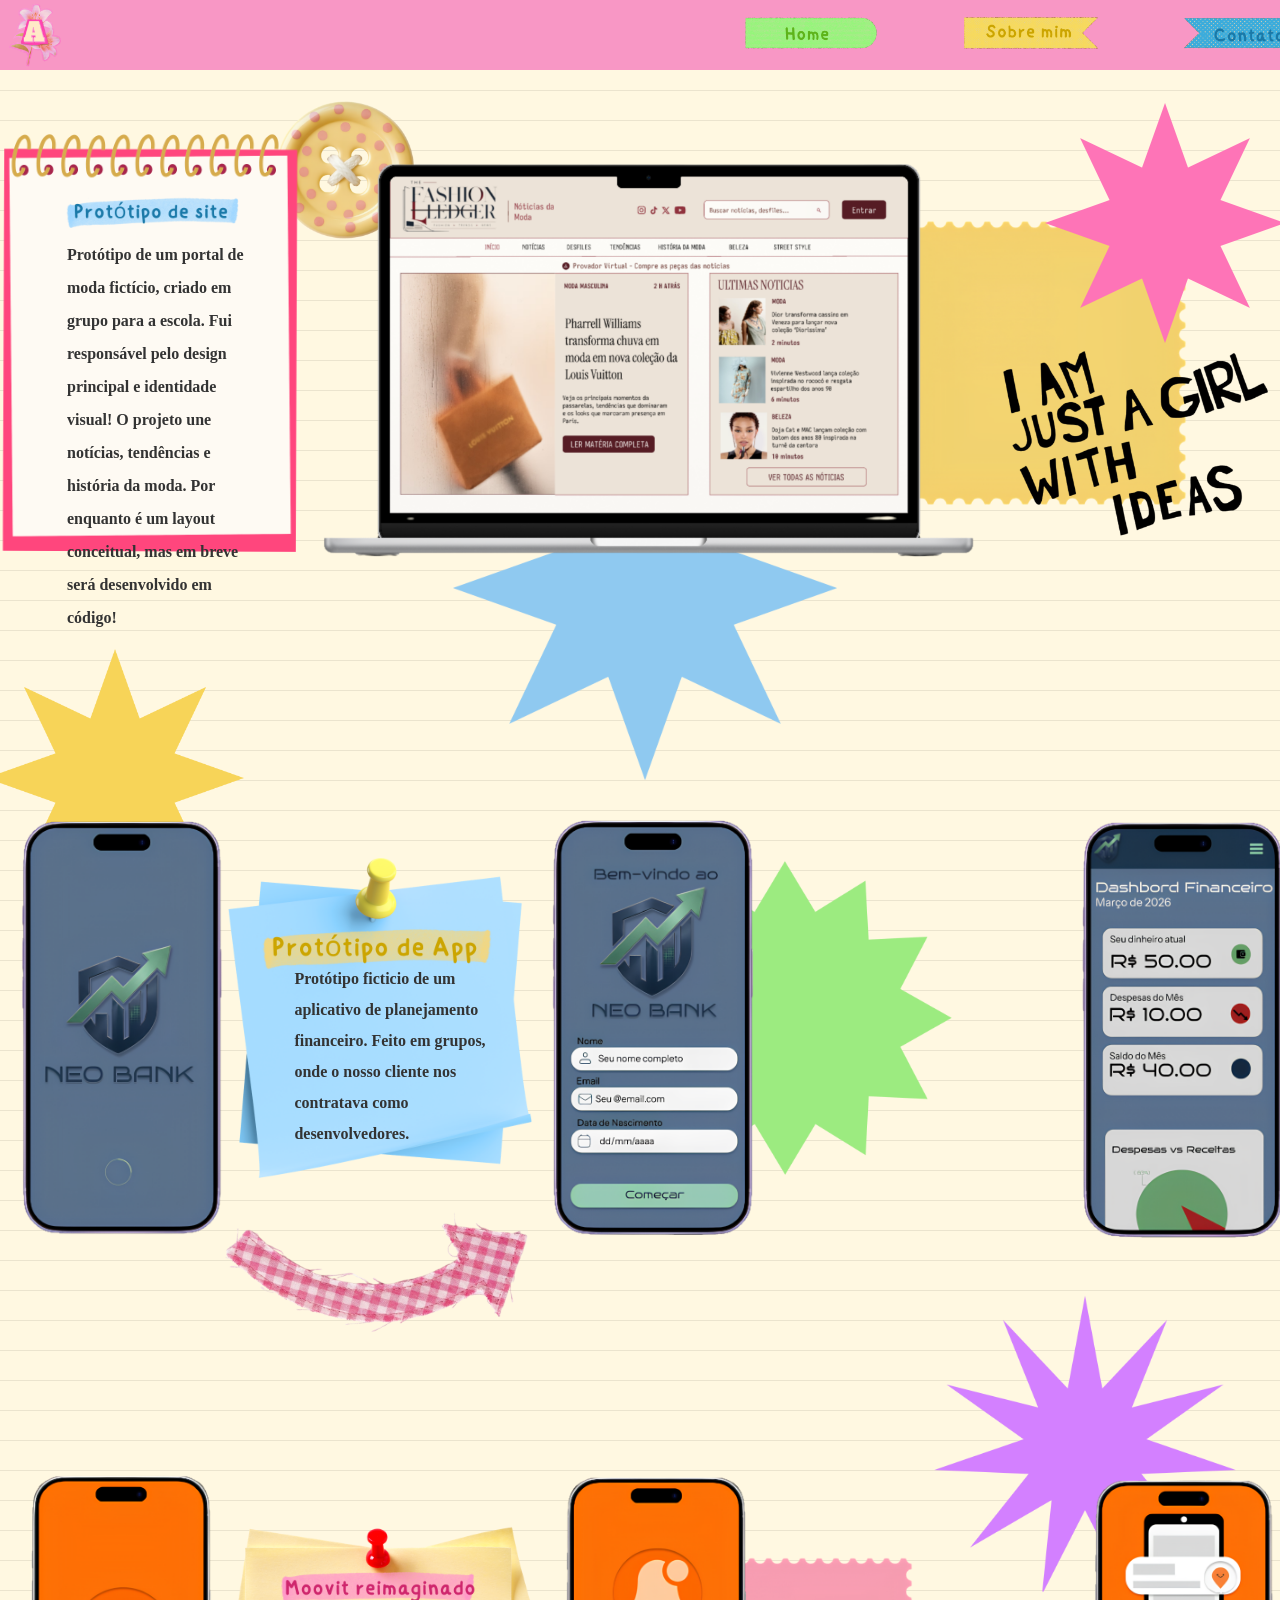
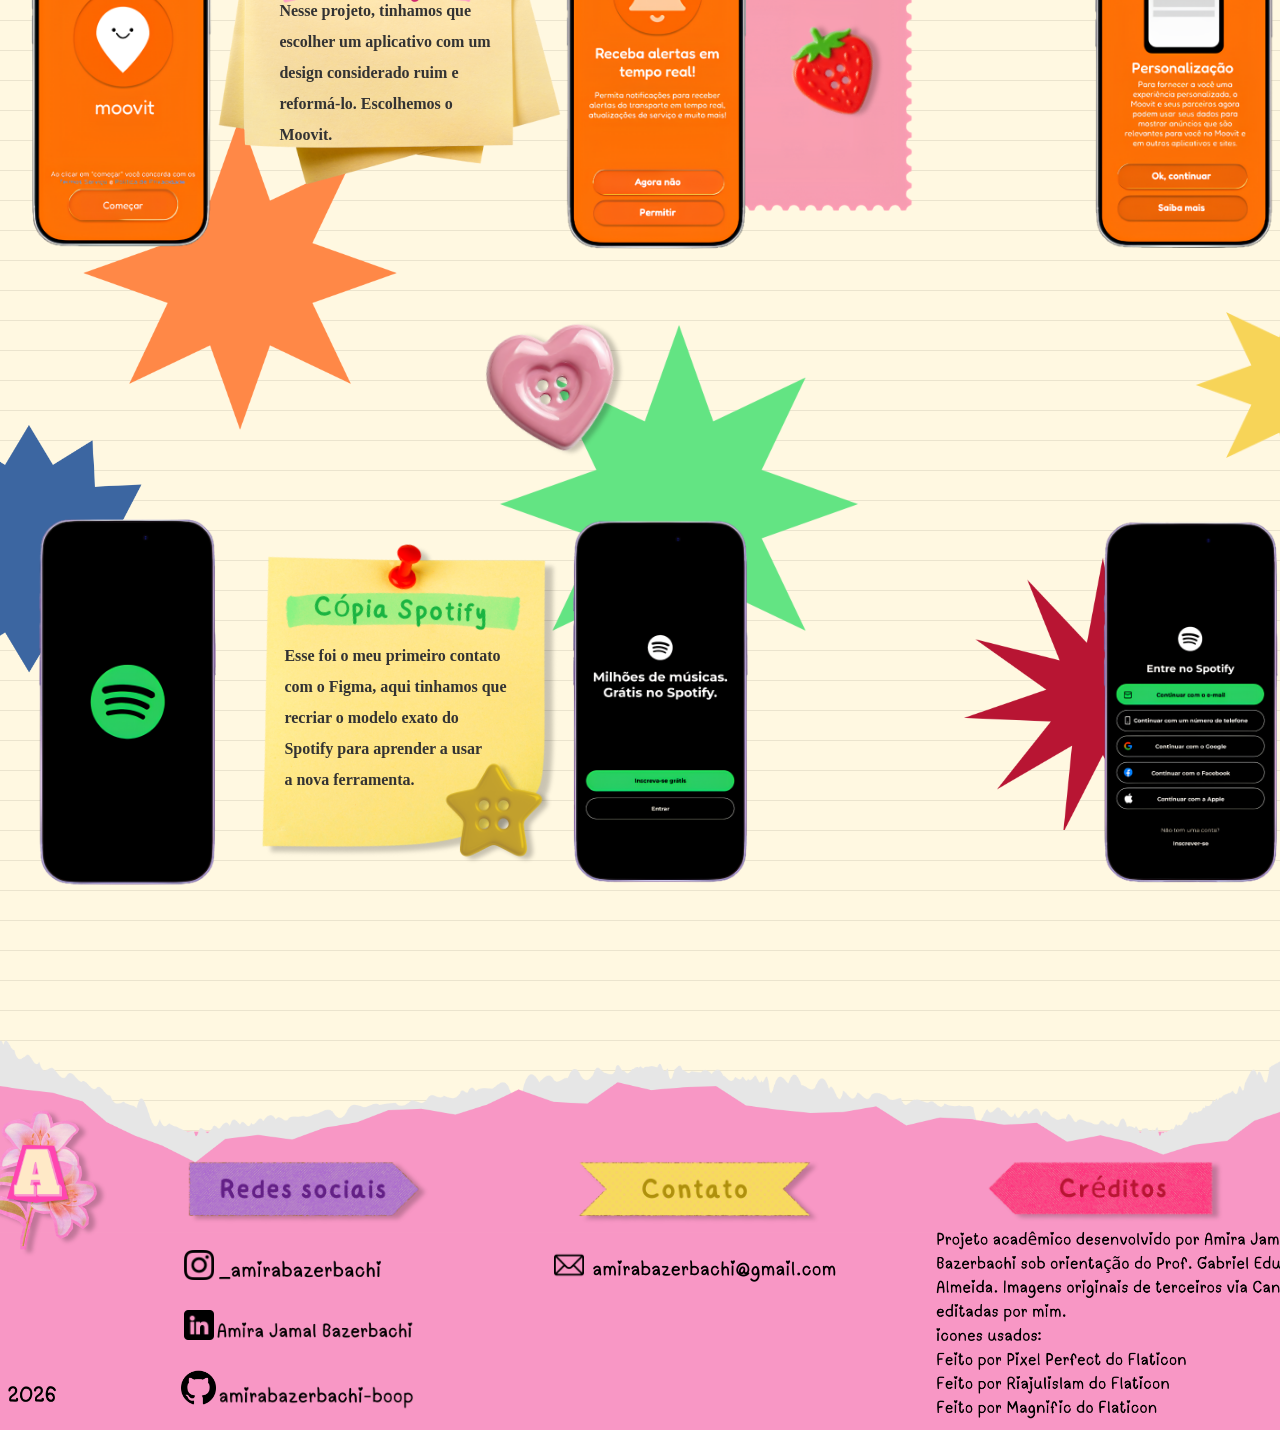
<file: pages/projetos.html>
<!DOCTYPE html>
<html lang="pt-BR">
<head>
    <meta charset="UTF-8">
    <meta name="viewport" content="width=device-width, initial-scale=1.0">
    <title></title>
    <link rel="stylesheet" href="../style.css">
</head>
<body>

    <header>
        <img src="../images/logo.png" class="logo">
        <nav>
            <a href="../index.html"><img src="../images/link-home.png" class="link-home"></a> 
            <a href="../pages/sobre-mim.html"><img src="../images/link-sobre.png" class="sobre-mim"></a>  
            <a href="../pages/contato.html"><img src="../images/link-contato.png" class="contato"></a>
        </nav>
    </header>

    <main class="secao-projetos">
    
    <div class="galeria-wrapper">
        <div class="galeria-container">
            
            <div class="galeria-page" id="pagina1">
                <span class="seta-placeholder"></span> 
                <div class="page-content-galeria">
                    <img src="../images/projeto-1-1.png" class="projeto-1-projetos">
                </div>
                <a href="#pagina2"></a>
            </div>

            <div class="galeria-page" id="pagina2">
                <a href="#pagina1"></a>
                <div class="page-content-galeria">
                    <img src="../images/projeto-1-2.png" class="projeto-1-2-projetos">
                </div>
                <a href="#pagina3"></a>
            </div>

            <div class="galeria-page" id="pagina3">
                <a href="#pagina2"></a>
                <div class="page-content-galeria">
                    <img src="../images/projeto-1-3.png" class="projeto-1-3-projetos">
                </div>
            </div>
            <div class="galeria-page" id="pagina4">
                <a href="#pagina3"></a>
                <div class="page-content-galeria">
                    <img src="../images/projeto-1-4.png" class="projeto-1-4-projetos">
                </div>
            </div>
            <div class="galeria-page" id="pagina5">
                <a href="#pagina4"></a>
                <div class="page-content-galeria">
                    <img src="../images/projeto-1-5.png" class="projeto-1-5-projetos">
                </div>
            </div>
            <div class="galeria-page" id="pagina6">
                <a href="#pagina5"></a>
                <div class="page-content-galeria">
                    <img src="../images/projeto-1-6.png" class="projeto-1-6-projetos">
                </div>
            </div>
            <div class="galeria-page" id="pagina7">
                <a href="#pagina6"></a>
                <div class="page-content-galeria">
                    <img src="../images/projeto-1-7.png" class="projeto-1-7-projetos">
                </div>
            </div>

        </div>
    </div> 
    <div class="galeria-wrapper">
        <div class="galeria-container">
            
            <div class="galeria-page" id="pagina1-b">
                <span class="seta-placeholder"></span> 
                <div class="page-content-galeria">
                    <img src="../images/projeto-2-1.png" class="projeto-2-1-projetos">
                    <img src="../images/projeto-2-2.png" class="projeto-2-2-projetos">
                    <img src="../images/projeto-2-3.png" class="projeto-2-3-projetos">
                </div>
                <a href="#pagina2-b"></a>
            </div>

            <div class="galeria-page" id="pagina2-b">
                <a href="#pagina1-b"></a>
                <div class="page-content-galeria">
                    <img src="../images/projeto-2-4.png" class="projeto-2-4-projetos">
                    <img src="../images/projeto-2-5.png" class="projeto-2-5-projetos">
                    <img src="../images/projeto-2-6.png" class="projeto-2-6-projetos">
                </div>
            </div>

        </div>
    </div>
    <div class="galeria-wrapper">
        <div class="galeria-container">
            
            <div class="galeria-page" id="pagina1-c">
                <span class="seta-placeholder"></span> 
                <div class="page-content-galeria">
                    <img src="../images/projeto-3-1.png" class="projeto-3-1-projetos">
                    <img src="../images/projeto-3-2.png" class="projeto-3-2-projetos">
                    <img src="../images/projeto-3-3.png" class="projeto-3-3-projetos">
                </div>
                <a href="#pagina2-c"></a>
            </div>

            <div class="galeria-page" id="pagina2-c">
                <a href="#pagina1-c"></a>
                <div class="page-content-galeria">
                    <img src="../images/projeto-3-4.png" class="projeto-3-4-projetos">
                    <img src="../images/projeto-3-5.png" class="projeto-3-5-projetos">
                    <img src="../images/projeto-3-6.png" class="projeto-3-6-projetos">
                </div>
            </div>

        </div>
    </div>

    <div class="galeria-wrapper">
        <div class="galeria-container">
            
            <div class="galeria-page" id="pagina1-d">
                <span class="seta-placeholder"></span> 
                <div class="page-content-galeria">
                    <img src="../images/projeto-4-1.png" class="projeto-4-1-projetos">
                    <img src="../images/projeto-4-2.png" class="projeto-4-2-projetos">
                    <img src="../images/projeto-4-3.png" class="projeto-4-3-projetos">
                </div>
                <a href="#pagina2-d"></a>
            </div>

            <div class="galeria-page" id="pagina2-d">
                <a href="#pagina1-d"></a>
                <div class="page-content-galeria">
                    <img src="../images/projeto-4-4.png" class="projeto-4-4-projetos">
                    <img src="../images/projeto-4-5.png" class="projeto-4-5-projetos">
                    <img src="../images/projeto-4-6.png" class="projeto-4-6-projetos">
                </div>
            </div>
            <div class="galeria-page" id="pagina2-d">
                <a href="#pagina1-d"></a>
                <div class="page-content-galeria">
                    <img src="../images/projeto-4-7.png" class="projeto-4-7-projetos">
                    <img src="../images/projeto-4-8.png" class="projeto-4-8-projetos">
                    <img src="../images/projeto-4-9.png" class="projeto-4-9-projetos">
                </div>
            </div>

        </div>
    </div>
    <img src="../images/caderninho-projetos.png" class="caderninho-projetos">
    <img src="../images/estrela-projetos.png" class="estrela-projetos">
    <img src="../images/deco-projetos1.png" class="deco-projetos">
    <img src="../images/estrela-projetos2.png" class="estrela-projetos2">
    <img src="../images/botao-projetos-deco.png" class="botao-projetos-deco">
    <img src="../images/deco-projetos.png" class="deco-projetos2">
    <img src="../images/titulo-projeto1.png" class="titulo-projetos1">
    <div class="texto-sobre-projetos">
    <p>Protótipo de um portal de moda fictício, criado em grupo para a escola. Fui responsável pelo design principal e identidade visual! O projeto une notícias, tendências e história da moda. Por enquanto é um layout conceitual, mas em breve será desenvolvido em código!</p>
    </div>
    <img src="../images/estrela3.png" class="estrela3">
    <img src="../images/postit-projetos.png" class="postit-projetos">
    <img src="../images/estrela4.png" class="estrela4">
    <img src="../images/seta-projetos.png" class="seta-projetos">
    <div class="texto-sobre-projetos2">
    <p>Protótipo ficticio de um</p>
    <p>aplicativo de planejamento</p>
    <p>financeiro. Feito em grupos,</p>
    <p> onde o nosso cliente nos</p>
    <p>contratava como</p>
    <p>desenvolvedores.</p>
    </div>
    <img src="../images/estrela5.png" class="estrela5">
    <img src="../images/estrela6.png" class="estrela6">
    <img src="../images/postit-projetos2.png" class="postit-projetos2">
    <img src="../images/deco2.png" class="deco2">
    <div class="texto-sobre-projetos3">
    <p>Nesse projeto, tinhamos que</p>
    <p>escolher um aplicativo com um</p>
    <p>design considerado ruim e</p>
    <p>reformá-lo. Escolhemos o</p>
    <p>Moovit.</p>
    <img src="../images/estrela7.png" class="estrela7">
    <img src="../images/estrela8.png" class="estrela8">
    <img src="../images/estrela9.png" class="estrela9">
    <img src="../images/postit-projetos3.png" class="postit-projetos3">
    <img src="../images/estrela10.png" class="estrela10">
    <div class="texto-sobre-projetos4">
    <p>Esse foi o meu primeiro contato</p>
    <p>com o Figma, aqui tinhamos que</p>
    <p>recriar o modelo exato do</p>
    <p>Spotify para aprender a usar</p>
    <p>a nova ferramenta.</p>
    <img src="../images/botao-projetos2.png" class="botao-projetos2">
    <img src="../images/botao-projetos3.png" class="botao-projetos3">
    <img src="../images/botao-projetos4.png" class="botao-projetos4">
    
 <footer class="rodape-sobre-projetos">
    <img src="../images/footer-p.png" class="rodape-p">
    <img src="../images/logo-footer-p.png" class="logo-footer-p">
    <img src="../images/redes-footer-p.png" class="titulo-redes-projetos">
    <img src="../images/contato-footer-2-p.png" class="titulo-contato-projetos">
    <img src="../images/creditos-footer-3-p.png" class="titulo-creditos-projetos">
    <img src="../images/creditos-p.png" class="creditos-projetos">
    <img src="../images/instagramp.png" class="instagram-projetos">
    <img src="../images/linkedin-1-p.png" class="linkedin-projetos">
    <img src="../images/github-p.png" class="github-projetos">
    <img src="../images/email-1-p.png" class="email-projetos">
    <img src="../images/2026-p.png" class="ano-projetos">
    <img src="../assets/instagram.png" class="insta-icone-p">
    <img src="../assets/linkedin.png" class="linkedin-icone-p">
    <img src="../assets/github.png" class="git-icone-p">
    <img src="../assets/mail.png" class="mail-icone-p">
    
    </footer>
</body>
</html>
</file>
<file: style.css>
/*area de edição fundo e navegador*/
body {
    overflow-x: hidden;
    background-color: #fff8e1;
    background-image: linear-gradient(#ebe4ce 1px, transparent 1px);
    background-size: 100% 30px;
    background-repeat: repeat;
    position: relative;
    cursor: url('images/cursor1.png') 0 0, auto;
}
a, button, [role="button"], .link-ticket {
    cursor: url('/images/cursor2.png') 0 0, pointer;
}
header{
    background-color: #f897c5;
    padding: -10px;
    margin: -8px;
    display: flex;
    justify-content: space-between;
    align-items: center;
    height: 70px;
    width: 1351px; 
    overflow: visible;
    position: fixed;
    z-index: 9999;
}
nav{
    display: flex;
    justify-content: flex-end;
    align-items: center;
    gap:80px;
    padding-right: 30px;
}
.logo {
    height: 70px;
    width: auto;
    display: block;
    position: relative;
    z-index: 10;
    top: 0px;
}
nav a img {
    height: 140px;
    width: auto;
}
nav a img:hover {
    transform: scale(1.1);
}
.sobre-mim:hover {
    transform: scale(1.1);
    filter: drop-shadow(4px 4px 0px rgba(224, 21, 140, 0.849));
}
.projetos:hover {
    transform: scale(1.1);
    filter: drop-shadow(4px 4px 0px rgba(255, 223, 81, 0.938));
}
.contato:hover {
    transform: scale(1.1);
    filter: drop-shadow(4px 4px 0px rgba(148, 18, 199, 0.849));
}  
.link-home:hover {
    transform: scale(1.1);
    filter: drop-shadow(4px 4px 0px rgba(148, 18, 199, 0.849));
}
/*area de edição do header-home*/
.caderno-home {
    position: absolute;
    pointer-events: none;
    width: 580px;
    height: auto;
    margin-left: -15px;
    margin-top: 50px;
}
.titulo-home {
    position: absolute;
    pointer-events: none;
    width: 560px;
    margin-top: 30px;
    margin-left: 230px; 
    transform: rotate(6deg);
}
.saudação-home {
    position: absolute;
    pointer-events: none;
    width: 460px;
    margin-top: 250px;
    margin-left: 160px; 
    z-index: -1;
}
.perfil-home {
    position: absolute;
    width: 360px;
    margin-top: 165px;
    margin-left: 760px;
}
.perfil-home:hover {
    transform: scale(1.1);
    filter: drop-shadow(15px 4px 0px rgba(62, 155, 241, 0.986)); 
}
.seta-home {
    position: absolute;
    pointer-events: none;
    width: 340px;
    margin-left: 500px;
    margin-top: -10px;
    transform: rotate(-10deg);
}
.traços-home {
    position: absolute;
    pointer-events: none;
    width: 160px;
    margin-left: 1000px;
    margin-top: 55px;
    transform: rotate(-18deg);
}
.postit-1-home {
    position: absolute;
    pointer-events: none;
    width: 180px;
    margin-left: 1170px;
    margin-top: 62px;
}
.deco-direita-home {
    position: absolute;
    pointer-events: none;
    width: 360px;
    margin-left: 982px;
    margin-top: 263px;
}
/*area de ediçao de sobre-mim*/
.fundo-1-home{
    position: absolute;
    pointer-events: none;
    width: 1351px;
    margin-top: 678px;
    margin-left:-8px;
}
.fita-cetim-home {
    position: absolute;
    pointer-events: none;
    width: 1351px;
    margin-top: -8px;
    margin-left:-8px;
}
.sobre-mim-2-home {
    position: absolute;
    pointer-events: none;
    width: 280px;
    margin-left: -15px;
    margin-top: 440px;
}
.postit-2-home {
    position: absolute;
    pointer-events: none;
    width: 360px;
    margin-left: 920px;
    margin-top: 890px;
    z-index: 1;
}
.foto-2-home {
    position: absolute;
    pointer-events: none;
    width: 450px;
    margin-left: 20px;
    margin-top: 850px;
}
.container-carta {
    position: relative;
    height: 200px;
    cursor: pointer;
}
.carta {
    position: absolute;
    width: 530px;
    top: 740px;
    left: 400px;
    transition: opacity 0.4s ease-in-out;
    z-index: 9998;
    transform: rotate(-10deg);
}
.carta-aberta {
    opacity: 0;
}
.carta-fechada {
    opacity: 1;
}
.container-carta:hover .carta-fechada {
    opacity: 0; 
}
.container-carta:hover .carta-aberta {
    opacity: 1; 
}
.link-ticket {
    position: absolute; 
    z-index: 999;
    margin-left: 310px;
    margin-top: 900px;
    display: inline-block;
}
.ticket-home {
    width: 270px;
    height: auto;
    transition: transform 0.3s ease;
}
.link-ticket:hover .ticket-home {
    transform: scale(1.08);
}
.bandeiras-home {
    position: absolute;
    pointer-events: none;
    width: 200px;
    margin-left: 1130px;
    margin-top: -3180px;
    z-index: 1;
}
/*area de ediçao de linha do tempo*/
.fundo-home {
    position: absolute;
    pointer-events: none;
    width: 1352px;
    margin-top: 1510px;
    margin-left:-8px;
}
.separador-home {
    position: absolute;
    pointer-events: none;
    width: 1351px;
    transform: rotate(90deg);
    margin-top: 781px;
    margin-left:-8px;
}
.caderno-2-home {
    position: absolute;
    pointer-events: none;
    width: 1250px;
    margin-top: 1530px;
    margin-left: 40px;
    filter: drop-shadow(6px 6px 8px rgba(0, 0, 0, 0.25));
}
.fita-3-home {
    position: absolute;
    pointer-events: none;
    width: 850px;
    margin-left: 240px;
    margin-top: 1380px;
}
.timeline-wrapper {
    position: absolute;
    width: 1400px;       
    height: 300px;      
    margin-top: 1680px; /*onde os cards ficam na vertical*/
    margin-left: -20px; /*mesmo ajuste mas na horizontal*/
    z-index: 100;
    overflow: hidden;
}
.timeline-container {
    width: 100%;
    height: 100%;
    display: flex;
    overflow-x: auto;
    overflow-y: hidden;
    scroll-behavior: smooth;
    scroll-snap-type: x mandatory;
}
.timeline-container::-webkit-scrollbar {
    display: none;
}
.timeline-page {
    flex: 0 0 100%;
    height: 100%;
    display: flex;
    align-items: center;
    justify-content: space-between; 
    scroll-snap-align: start;
    box-sizing: border-box;
    padding: 0 200px;
}
.page-content {
    display: flex;
    justify-content: center;
    align-items: center;
    gap: 20px;
    flex-grow: 1;
    height: 100%;
}
.timeline-page img {
    position: static; 
    margin: 0;        
}
.seta-1 {
    width: 110px;  
    height: auto;
    cursor: pointer;
    position: relative;
    z-index: 999;
}
.seta-2 {
    width: 110px;  
    height: auto;
    cursor: pointer;
    position: relative;
    z-index: 999;
}
.seta-3 {
    width: 110px;  
    height: auto;
    cursor: pointer;
    position: relative;
    z-index: 999;
}
.seta-4 {
    width: 110px;  
    height: auto;
    cursor: pointer;
    position: relative;
    z-index: 999;
}
.seta-5 {
    width: 110px;  
    height: auto;
    cursor: pointer;
    position: relative;
    z-index: 999;
}
.seta-6 {
    width: 110px;  
    height: auto;
    cursor: pointer;
    position: relative;
    z-index: 999;
}
.seta-7 {
    width: 110px;  
    height: auto;
    cursor: pointer;
    position: relative;
    z-index: 999;
}
.seta-8 {
    width: 110px;  
    height: auto;
    cursor: pointer;
    position: relative;
    z-index: 999;
}
.seta-9 {
    width: 110px;  
    height: auto;
    cursor: pointer;
    position: relative;
    z-index: 999;
}
.seta-10 {
    width: 110px;  
    height: auto;
    cursor: pointer;
    position: relative;
    z-index: 999;
}
.card-1-home {
    width: 300px;
    height: auto;
}
.card-1-home:hover {
    transform: scale(1.1);
    filter: drop-shadow(15px 4px 0px rgba(186, 235, 147, 0.986)); 
}
.card-2-home {
    width: 300px;
    height: auto;
}
.card-2-home:hover {
    transform: scale(1.1);
    filter: drop-shadow(15px 4px 0px rgba(146, 237, 243, 0.986)); 
}
.card-3-home {
    width: 300px; 
    height: auto;
}
.card-3-home:hover {
    transform: scale(1.1);
    filter: drop-shadow(15px 4px 0px rgba(221, 60, 127, 0.986)); 
}
.card-4-home {
    width: 300px; 
    height: auto;
}
.card-4-home:hover {
    transform: scale(1.1);
    filter: drop-shadow(15px 4px 0px rgba(255, 222, 112, 0.986)); 
}
.card-5-home {
    width: 300px;
    height: auto;
}
.card-5-home:hover {
    transform: scale(1.1);
    filter: drop-shadow(15px 4px 0px rgba(145, 39, 194, 0.986)); 
}
.card-6-home {
    width: 300px; 
    height: auto;
}
.card-6-home:hover {
    transform: scale(1.1);
    filter: drop-shadow(15px 4px 0px rgba(243, 139, 70, 0.986)); 
}
.card-7-home {
    width: 300px;
    height: auto;
}
.card-7-home:hover {
    transform: scale(1.1);
    filter: drop-shadow(15px 4px 0px rgba(221, 60, 127, 0.986)); 
}
.card-8-home {
    width: 300px;
    height: auto;
}
.card-8-home:hover {
    transform: scale(1.1);
    filter: drop-shadow(15px 4px 0px rgba(39, 219, 84, 0.986)); 
}
.card-9-home {
    width: 300px; 
    height: auto;
}
.card-9-home:hover {
    transform: scale(1.1);
    filter: drop-shadow(15px 4px 0px rgba(50, 14, 151, 0.986)); 
}
.card-10-home {
    width: 300px; 
    height: auto;
}
.card-10-home:hover {
    transform: scale(1.1);
    filter: drop-shadow(15px 4px 0px rgba(207, 39, 67, 0.986)); 
}
.card-11-home {
    width: 300px; 
    height: auto;
}
.card-11-home:hover {
    transform: scale(1.1);
    filter: drop-shadow(15px 4px 0px rgba(222, 103, 238, 0.986)); 
}
.card-12-home {
    width: 300px;
    height: auto;
}
.card-12-home:hover {
    transform: scale(1.1);
    filter: drop-shadow(15px 4px 0px rgba(104, 202, 181, 0.986)); 
}
.card-13-home {
    width: 300px;
    height: auto;
}
.card-13-home:hover {
    transform: scale(1.1);
    filter: drop-shadow(15px 4px 0px rgba(141, 156, 52, 0.986)); 
}
.card-14-home {
    width: 300px; 
    height: auto;
}
.card-14-home:hover {
    transform: scale(1.1);
    filter: drop-shadow(15px 4px 0px rgba(248, 106, 213, 0.986)); 
}
.card-15-home {
    width: 300px;
    height: auto;
}
.card-15-home:hover {
    transform: scale(1.1);
    filter: drop-shadow(15px 4px 0px rgba(190, 156, 44, 0.986)); 
}
.card-16-home {
    width: 300px; 
    height: auto;
}
.card-16-home:hover {
    transform: scale(1.1);
    filter: drop-shadow(15px 4px 0px rgba(255, 226, 147, 0.986)); 
}
.card-17-home {
    width: 300px; 
    height: auto;
}
.card-17-home:hover {
    transform: scale(1.1);
    filter: drop-shadow(15px 4px 0px rgba(255, 226, 147, 0.986)); 
}
.card-18-home {
    width: 300px; 
    height: auto;
}
.card-18-home:hover {
    transform: scale(1.1);
    filter: drop-shadow(15px 4px 0px rgba(255, 226, 147, 0.986)); 
}
.botao-1-home {
    position: absolute;
    pointer-events: none;
    width: 90px;
    margin-left: 310px;
    margin-top: 1780px;
}
.botao-2-home {
    position: absolute;
    pointer-events: none;
    width: 90px;
    margin-left: 620px;
    margin-top: 1780px;
}
.botao-3-home {
    position: absolute;
    pointer-events: none;
    width: 90px;
    margin-left: 940px;
    margin-top: 1780px;
}
.modal-overlay {
    position: fixed;
    top: 0;
    left: 0;
    width: 100vw;
    height: 100vh;
    background-color: rgba(0, 0, 0, 0.75);
    backdrop-filter: blur(5px);
    display: none;
    justify-content: center;
    align-items: center;
    z-index: 2000;
}
.modal-overlay:target {
    display: flex;
}
.modal-conteudo {
    position: relative;
    max-width: 90vh; 
    width: 90%;
    display: flex;
    justify-content: center;
    align-items: center;
}
.caixa-fechar {
    position: absolute;
    top: 0;
    right: 0;
    width: 100%;
    height: 100%;
    pointer-events: none;
    z-index: 2100;
}
.botao-fechar {
    position: absolute;
    top: 50px;
    right: 30px;
    font-size: 35px;
    text-decoration: none;
    color: #000;
    font-weight: bold;
    text-shadow: 0 0 10px rgba(255,255,255,0.5);
    pointer-events: auto;
    transition: transform 0.2s, color 0.2s;
}
.botao-fechar:hover {
    color: #f00;
    transform: scale(1.2);
}
.imagem-grande {
    width: 100%;
    height: auto;
    max-height: 85vh; 
    object-fit: contain;
    border-radius: 20px; 
}
/*area de ediçao de galeria*/
.fundo-3-home {
    position: absolute;
    pointer-events: none;
    width: 1350px;
    margin-top: 2043px;
    margin-left:-8px;
}
.moldura-1-home {
    position: absolute;
    width: 450px;
    margin-left: -70px;
    margin-top: 2043px;
    filter: drop-shadow(10px 10px 1px rgba(0, 0, 0, 0.25));
    transform-origin: top center; 
    transition: transform 0.6s cubic-bezier(0.25, 0.8, 0.25, 1.2);
    z-index: 100;
}
.moldura-1-home:hover {
    transform: rotate(3deg) scale(1.02); 
    filter: drop-shadow(0 10px 15px rgba(0, 0, 0, 0.3));
    z-index: 999;
}
.moldura-2-home {
    position: absolute;
    width: 570px;
    margin-left: 190px;
    margin-top: 2044px;
    filter: drop-shadow(10px 10px 1px rgba(0, 0, 0, 0.25));
    transform-origin: top center; 
    transition: transform 0.6s cubic-bezier(0.25, 0.8, 0.25, 1.2);
    z-index: 100;
}
.moldura-2-home:hover {
    transform: rotate(3deg) scale(1.02); 
    filter: drop-shadow(0 10px 15px rgba(0, 0, 0, 0.3));
    z-index: 999;
}
.moldura-3-home {
    position: absolute;
    width: 490px;
    margin-left: 550px;
    margin-top: 2046px;
    filter: drop-shadow(10px 10px 1px rgba(0, 0, 0, 0.25));
    transform-origin: top center; 
    transition: transform 0.6s cubic-bezier(0.25, 0.8, 0.25, 1.2);
    z-index: 100;
}
.moldura-3-home:hover {
    transform: rotate(3deg) scale(1.02); 
    filter: drop-shadow(0 10px 15px rgba(0, 0, 0, 0.3));
    z-index: 999;
}
.moldura-4-home {
    position: absolute;
    width: 390px;
    margin-left: 930px;
    margin-top: 2078px;
    filter: drop-shadow(10px 10px 1px rgba(0, 0, 0, 0.25));
    transform-origin: top center; 
    transition: transform 0.6s cubic-bezier(0.25, 0.8, 0.25, 1.2);
    z-index: 100;
    z-index: 0;
}
.moldura-4-home:hover {
    transform: rotate(3deg) scale(1.02); 
    filter: drop-shadow(0 10px 15px rgba(0, 0, 0, 0.3));
    z-index: 0;
}
.titulo-1-home {
    position: absolute;
    pointer-events: none;
    width: 180px;
    margin-left: 70px;
    margin-top: 2455px;
}
.titulo-2-home {
    position: absolute;
    pointer-events: none;
    width: 180px;
    margin-left: 387px;
    margin-top: 2570px;
}
.titulo-3-home {
    position: absolute;
    pointer-events: none;
    width: 180px;
    margin-left: 702px;
    margin-top: 2492px;
}
.titulo-4-home {
    position: absolute;
    pointer-events: none;
    width: 180px;
    margin-left: 1040px;
    margin-top: 2417px;
}
.separador-3-home {
    position: absolute;
    pointer-events: none;
    width: 1351px;
    margin-left: -8px;
    margin-top: 1387px;
    transform: rotate(-90deg);
}
.modal-overlay {
    position: fixed;
    top: 0;
    left: 0;
    width: 100vw;
    height: 100vh;
    background-color: rgba(0, 0, 0, 0.75);
    backdrop-filter: blur(5px);
    opacity: 0;
    visibility: hidden;
    display: flex;
    justify-content: center;
    align-items: center;
    z-index: 2000;
    transition: opacity 0.3s ease, visibility 0.3s ease;
}
.modal-overlay:target {
    opacity: 1;
    visibility: visible;
}
.modal-conteudo {
    position: relative;
    max-width: 90vh; 
    width: 90%;
    display: flex;
    justify-content: center;
    align-items: center;
}
.caixa-fechar {
    position: absolute;
    top: 0;
    right: 0;
    width: 100%;
    height: 100%;
    pointer-events: none;
    z-index: 2100;
}
.botao-fechar {
    position: absolute;
    top: 50px;
    right: 30px;
    font-size: 35px;
    text-decoration: none;
    color: #000;
    font-weight: bold;
    text-shadow: 0 0 10px rgba(255,255,255,0.5);
    pointer-events: auto;
    transition: transform 0.2s, color 0.2s;
}
.botao-fechar:hover {
    color: #f00;
    transform: scale(1.2);
}
.imagem-grande {
    width: 100%;
    height: auto;
    max-height: 85vh; 
    object-fit: contain;
    border-radius: 20px; 
}
/*area de ediçao de habilidades*/
.retangulo {
  width: 1351px;           
  height: 900px;           
  background-color: #ffec98; 
  margin-left: -8px;
  margin-top: 2900px; 
}
.caderno-habilidades-home {
  width: 1070px;  
  position: absolute;                
  margin-left: 120px;
  margin-top: -1075px;
  transform: rotate(90deg);
  z-index: 1;
}
.habilidade-html-home {
    position: absolute;
    pointer-events: none;
    width: 170px;
    margin-left: 280px;
    margin-top: -800px ;
    z-index: 1;
}
.habilidade-css-home {
    position: absolute;
    pointer-events: none;
    width: 170px;
    margin-left: 460px;
    margin-top: -800px;
    z-index: 1;
}
.titulo-h-home {
    position: absolute;
    pointer-events: none;
    width: 500px;
    margin-left: 430px;
    margin-top: -985px ;
    z-index: 90;
}
.retangulo-2 {
    position: absolute;
    width: 1351px;           
    height: 83px;           
    background-color: #e798ff; 
    margin-left: -8px;
    margin-top: -983px;
}
.habilidade-git-home {
    position: absolute;
    pointer-events: none;
    width: 170px;
    margin-left: 280px;
    margin-top: -630px;
    z-index: 1;
}
.habilidade-ux-home {
    position: absolute;
    pointer-events: none;
    width: 170px;
    margin-left: 460px;
    margin-top: -630px;
    z-index: 1;
}
.habilidade-equipe-home {
    position: absolute;
    pointer-events: none;
    width: 170px;
    margin-left: 280px;
    margin-top: -460px;
    z-index: 1;
}
.habilidade-comunicaçao-home {
    position: absolute;
    pointer-events: none;
    width: 170px;
    margin-left: 460px;
    margin-top: -460px;
    z-index: 1;
}
.deco-habilidade7 {
    position: absolute;
    pointer-events: none;
    width: 640px;
    margin-left: 590px;
    margin-top: -850px;
    z-index: 1;
}
.deco-habilidade9 {
    position: absolute;
    pointer-events: none;
    width: 300px;
    margin-left: 760px;
    margin-top: -680px;
    z-index: 1;
}
.deco-habilidade {
    position: absolute;
    pointer-events: none;
    width: 130px;
    margin-left: 750px;
    margin-top: -700px;
    z-index: 1;
}
.deco-habilidade2 {
    position: absolute;
    pointer-events: none;
    width: 100px;
    margin-left: 980px;
    margin-top: -780px;
    z-index: 1;
}
.deco-habilidade3 {
    position: absolute;
    pointer-events: none;
    width: 100px;
    margin-left: 740px;
    margin-top: -370px;
    z-index: 1;
}
.deco-habilidade4 {
    position: absolute;
    pointer-events: none;
    width: 110px;
    margin-left: 990px;
    margin-top: -570px;
    z-index: 1;
}
.deco-habilidade5 {
    position: absolute;
    pointer-events: none;
    width: 140px;
    margin-left: 980px;
    margin-top: -420px;
    z-index: 1;
}
.deco-habilidade6 {
    position: absolute;
    pointer-events: none;
    width: 130px;
    margin-left: 740px;
    margin-top: -830px;
    z-index: 1;
}
.deco-habilidade10 {
    position: absolute;
    pointer-events: none;
    width: 400px;
    margin-left: 1140px;
    margin-top: -750px;
}
.deco-habilidade11 {
    position: absolute;
    pointer-events: none;
    width: 300px;
    margin-left: 20px;
    margin-top: -940px;
}
.deco-habilidade12 {
    position: absolute;
    pointer-events: none;
    width: 400px;
    margin-left: -150px;
    margin-top: -490px;
}
/*area de ediçao de footer-home*/
.rodape {
    width: 1353px;
    position: absolute;
    margin-top: -1060px;
    margin-left: -9px;
}
.logo-rodape {
    position: absolute;
    pointer-events: none;
    width: 150px;
    margin-left: -20px;
    margin-top: -30px;
    filter: drop-shadow(6px 3px 2px rgba(0, 0, 0, 0.219));
}
.titulo-redes {
    position: absolute;
    pointer-events: none;
    width: 240px;
    margin-left: 200px;
    margin-top: -80px;
    filter: drop-shadow(6px 3px 2px rgba(0, 0, 0, 0.219));
}
.titulo-contato-rodape {
    position: absolute;
    pointer-events: none;
    width: 240px;
    margin-left: 600px;
    margin-top: -80px;
    filter: drop-shadow(6px 3px 2px rgba(0, 0, 0, 0.219));
}
.titulo-creditos {
    position: absolute;
    pointer-events: none;
    width: 240px;
    margin-left: 1000px;
    margin-top: -80px;
    filter: drop-shadow(6px 3px 2px rgba(0, 0, 0, 0.219));
}
.insta-copia {
    position: absolute;
    pointer-events: none;
    width: 30px;
    margin-left: 205px;
    margin-top: 100px;
}
.linkedin-copia {
    position: absolute;
    pointer-events: none;
    width: 30px;
    margin-left: 205px;
    margin-top: 165px;
}
.git-copia {
    position: absolute;
    pointer-events: none;
    width: 33px;
    margin-left: 203px;
    margin-top: 230px;
}
.mail-copia {
    position: absolute;
    pointer-events: none;
    width: 30px;
    margin-left: 580px;
    margin-top: 99px;
}
.creditos {
    position: absolute;
    pointer-events: none;
    width: 530px;
    margin-left: 900px;
    margin-top: -240px;
}
.instagram-1 {
    position: absolute;
    pointer-events: none;
    width: 180px;
    margin-left: 235px;
    margin-top: 28px;
}
.git-1 {
    position: absolute;
    pointer-events: none;
    width: 210px;
    margin-left: 240px;
    margin-top: 57px;
}
.linkedin-1 {
    position: absolute;
    pointer-events: none;
    width: 210px;
    margin-left: 240px;
    margin-top: -14px;
}
.email-1 {
    position: absolute;
    pointer-events: none;
    width: 250px;
    margin-left: 610px;
    margin-top: -120px;
}
.ano-rodape {
    position: absolute;
    pointer-events: none;
    width: 280px;
    margin-left: 20px;
    margin-top: 10px;
}
/*pagina sobre mim*/
.fundo-sobre-mim {
    position: absolute;
    pointer-events: none;
    width: 1351px;
    margin-top: 8px;
    margin-left: -8px;
    z-index: -9999;
}
.fundo-sobre-mim-2 {
    position: absolute;
    pointer-events: none;
    width: 1351px;
    margin-top: 47px;
    margin-left: -8px;
    z-index: -9999;
}
.retangulo-3 {
    width: 870px;           
    height: 1120px;           
    background-color: #fffcf0; 
    margin-left: 235px ;
    margin-top: 190px;
    position: absolute;
    background-image: linear-gradient(#ebe4ce 1px, transparent 1px);
    background-size: 100% 35px;
    background-repeat: repeat;

}
.texto-sobre-mim {    
    padding-top: 550px;       
    padding-bottom: 30px;
    padding-left: 270px;      
    padding-right: 268px; 
    position: absolute;
    box-sizing: border-box;   
}   
.texto-sobre-mim p {
    font-family: 'Gaegu', cursive; 
    font-size: 16px;  
    font-weight: 550;        
    color: #333333; 
    position: relative;       
    line-height: 35px;       
    margin: 0 0 30px 0;
}
.moldura-sobre-mim {
    position: absolute;
    pointer-events: none;
    width: 470px;
    margin-left: 150px;
    margin-top: 150px;
}
.argolas {
    position: absolute;
    pointer-events: none;
    width: 1000px;
    margin-left: 170px;
    margin-top: -339px;
}
.ficha {    
    padding-top: 285px;       
    padding-bottom: 36px;
    padding-left: 510px;      
    padding-right: 268px; 
    position: absolute;
    box-sizing: border-box;   
}   
.ficha p {
    font-family: 'Gaegu', cursive; 
    font-size: 16px;  
    font-weight: 550;        
    color: #333333; 
    position: relative;       
    line-height: 5px;       
    margin: 0 0 30px 0;
}
.gem-1 {
    position: absolute;
    transition: all 0.4s ease-out; 
    cursor: pointer;
    width: 170px;
    margin-top: 100px;
    margin-left: 20px;
    filter: drop-shadow(6px 3px 2px rgba(0, 0, 0, 0.219));
    z-index: 999;
}
.gem-1:hover {
    transform: scale(1.1) rotate(5deg); 
    filter: drop-shadow(0 0 10px rgba(255, 255, 255, 0.8)) brightness(1.2) saturate(1.1);
}
.gem-2 {
    position: absolute;
    width: 160px;
    margin-top: 300px;
    margin-left: -10px;
    filter: drop-shadow(6px 3px 2px rgba(0, 0, 0, 0.219));
    transform: rotate(-5deg);
    transition: all 0.4s ease-out;
    cursor: pointer;
    z-index: 999;
}
.gem-2:hover {
    transform: scale(1.1) rotate(5deg); 
    filter: drop-shadow(0 0 10px rgba(255, 255, 255, 0.8)) brightness(1.2) saturate(1.1);
}
.gem-3 {
    position: absolute;
    width: 160px;
    margin-top: 450px;
    margin-left: 120px;
    filter: drop-shadow(6px 3px 2px rgba(0, 0, 0, 0.219));
    z-index: -9;
    transition: all 0.4s ease-out;
    cursor: pointer;
    z-index: 999;
}
.gem-3:hover {
    transform: scale(1.1) rotate(5deg); 
    filter: drop-shadow(0 0 10px rgba(255, 255, 255, 0.8)) brightness(1.2) saturate(1.1);
}
.gem-4 {
    position: absolute;
    width: 160px;
    margin-top: 700px;
    margin-left: 30px;
    filter: drop-shadow(6px 3px 2px rgba(0, 0, 0, 0.219));
    transition: all 0.4s ease-out; 
    cursor: pointer;
    z-index: 999;
}
.gem-4:hover {
    transform: scale(1.1) rotate(5deg); 
    filter: drop-shadow(0 0 10px rgba(255, 255, 255, 0.8)) brightness(1.2) saturate(1.1);
}
.gem-5 {
    position: absolute;
    width: 120px;
    margin-top: 240px;
    margin-left: 900px;
    filter: drop-shadow(6px 3px 2px rgba(0, 0, 0, 0.219));
    transform: rotate(-10deg);
    transition: all 0.4s ease-out; 
    cursor: pointer;
    z-index: 999;
}
.gem-5:hover {
    transform: scale(1.1) rotate(5deg); 
    filter: drop-shadow(0 0 10px rgba(255, 255, 255, 0.8)) brightness(1.2) saturate(1.1);
}
.gem-6 {
    position: absolute;
    width: 160px;
    margin-top: 380px;
    margin-left: 1020px;
    filter: drop-shadow(6px 3px 2px rgba(0, 0, 0, 0.219));
    transform: rotate(10deg);
    transition: all 0.4s ease-out; 
    cursor: pointer;
    z-index: 999;
}
.gem-6:hover {
    transform: scale(1.1) rotate(5deg); 
    filter: drop-shadow(0 0 10px rgba(255, 255, 255, 0.8)) brightness(1.2) saturate(1.1);
}
.gem-7 {
    position: absolute;
    width: 190px;
    margin-top: 70px;
    margin-left: 1130px;
    filter: drop-shadow(6px 3px 2px rgba(0, 0, 0, 0.219));
    transition: all 0.4s ease-out; 
    cursor: pointer;
    z-index: 999;
}
.gem-7:hover {
    transform: scale(1.1) rotate(5deg); 
    filter: drop-shadow(0 0 10px rgba(255, 255, 255, 0.8)) brightness(1.2) saturate(1.1);
}
.gem-8 {
    position: absolute;
    width: 140px;
    margin-top: 290px;
    margin-left: 1240px;
    filter: drop-shadow(6px 3px 2px rgba(0, 0, 0, 0.219));
    transition: all 0.4s ease-out; 
    cursor: pointer;
    z-index: 999;
}
.gem-8:hover {
    transform: scale(1.1) rotate(5deg); 
    filter: drop-shadow(0 0 10px rgba(255, 255, 255, 0.8)) brightness(1.2) saturate(1.1);
}
.gem-9 {
    position: absolute;
    width: 220px;
    margin-top: 540px;
    margin-left: 1170px;
    filter: drop-shadow(6px 3px 2px rgba(0, 0, 0, 0.219));
    transition: all 0.4s ease-out; 
    cursor: pointer;
    z-index: 999;
}
.gem-9:hover {
    transform: scale(1.1) rotate(5deg); 
    filter: drop-shadow(0 0 10px rgba(255, 255, 255, 0.8)) brightness(1.2) saturate(1.1);
}
.gem-10 {
    position: absolute;
    width: 210px;
    margin-top: 1210px;
    margin-left: 120px;
    filter: drop-shadow(6px 3px 2px rgba(0, 0, 0, 0.219));
    transform: rotate(30deg);
    transition: all 0.4s ease-out; 
    cursor: pointer;
    z-index: 999;
}
.gem-10:hover {
    transform: scale(1.1) rotate(5deg); 
    filter: drop-shadow(0 0 10px rgba(255, 255, 255, 0.8)) brightness(1.2) saturate(1.1);
}
.gem-11 {
    position: absolute;
    width: 240px;
    margin-top: 960px;
    margin-left: -100px;
    filter: drop-shadow(6px 3px 2px rgba(0, 0, 0, 0.219));
    transition: all 0.4s ease-out; 
    cursor: pointer;
    z-index: 999;
}
.gem-11:hover {
    transform: scale(1.1) rotate(5deg); 
    filter: drop-shadow(0 0 10px rgba(255, 255, 255, 0.8)) brightness(1.2) saturate(1.1);
}
.gem-12 {
    position: absolute;
    width: 160px;
    margin-top: 840px;
    margin-left: 1150px;
    filter: drop-shadow(6px 3px 2px rgba(0, 0, 0, 0.219));
    transition: all 0.4s ease-out;
    cursor: pointer;
    z-index: 999;
}
.gem-12:hover {
    transform: scale(1.1) rotate(5deg); 
    filter: drop-shadow(0 0 10px rgba(255, 255, 255, 0.8)) brightness(1.2) saturate(1.1);
}
.gem-13 {
    position: absolute;
    width: 230px;
    margin-top: 1050px;
    margin-left: 1120px;
    filter: drop-shadow(6px 3px 2px rgba(0, 0, 0, 0.219));
    transform: rotate(-30deg);
    transition: all 0.4s ease-out; 
    cursor: pointer;
    z-index: 999;
}
.gem-13:hover {
    transform: scale(1.1) rotate(5deg); 
    filter: drop-shadow(0 0 10px rgba(255, 255, 255, 0.8)) brightness(1.2) saturate(1.1);
}
.rodape-sobre-1-s {
    width: 1355px;
    position: absolute;
    margin-top: 340px;
    margin-left: -10px;
}
.logo-sobre-s {
    position: absolute;
    pointer-events: none;
    width: 150px;
    margin-left: -20px;
    margin-top: 1380px;
    filter: drop-shadow(6px 3px 2px rgba(0, 0, 0, 0.219));
}
.titulo-redes-sobre-s {
    position: absolute;
    pointer-events: none;
    width: 240px;
    margin-left: 1020px;
    margin-top: 1310px;
    filter: drop-shadow(6px 3px 2px rgba(0, 0, 0, 0.219));
}
.titulo-contato-sobre-s {
    position: absolute;
    pointer-events: none;
    width: 240px;
    margin-left: 600px;
    margin-top: 1310px;
    filter: drop-shadow(6px 3px 2px rgba(0, 0, 0, 0.219));
}
.titulo-creditos-sobre-s {
    position: absolute;
    pointer-events: none;
    width: 240px;
    margin-left: 200px;
    margin-top: 1310px;
    filter: drop-shadow(6px 3px 2px rgba(0, 0, 0, 0.219));
}
.insta-icone-s {
    position: absolute;
    pointer-events: none;
    width: 30px;
    margin-left: 205px;
    margin-top: 1495px;
}
.linkedin-icone-s {
    position: absolute;
    pointer-events: none;
    width: 30px;
    margin-left: 204px;
    margin-top: 1635px;
}
.git-icone-s {
    position: absolute;
    pointer-events: none;
    width: 35px;
    margin-left: 202px;
    margin-top: 1565px;
}
.mail-icone-s {
    position: absolute;
    pointer-events: none;
    width: 30px;
    margin-left: 580px;
    margin-top: 1490px;
}
.creditos-sobre-s {
    position: absolute;
    pointer-events: none;
    width: 530px;
    margin-left: 900px;
    margin-top: 1150px;
}
.instagram-1-sobre-s {
    position: absolute;
    pointer-events: none;
    width: 180px;
    margin-left: 240px;
    margin-top: 1344px;
}
.git-1-sobre-s {
    position: absolute;
    pointer-events: none;
    width: 210px;
    margin-left: 240px;
    margin-top: 1396px;
}
.linkedin-1-sobre-s {
    position: absolute;
    pointer-events: none;
    width: 200px;
    margin-left: 240px;
    margin-top: 1466px;
}
.email-1-sobre-s {
    position: absolute;
    pointer-events: none;
    width: 250px;
    margin-left: 610px;
    margin-top: 1273px;
}
.ano-rodape-sobre-s {
    position: absolute;
    pointer-events: none;
    width: 280px;
    margin-left: 20px;
    margin-top: 1410px;
}
/*area de ediçao da galeria da pagina projetos*/
main.secao-projetos {
    display: flex;
    flex-direction: column;   
    align-items: center;      
    gap: 10px;               
    width: 100%;
}
.galeria-wrapper {
    position: relative;     
    width: 1900px;       
    height: 500px;      
    margin-left: 20px; 
    margin-top: 130px;     
    z-index: 100;
    overflow: hidden;
}
.galeria-container {
    width: 100%;
    height: 100%;
    display: flex;
    overflow-x: auto;
    overflow-y: hidden;
    scroll-behavior: smooth;
    scroll-snap-type: x mandatory;
}
.galeria-container::-webkit-scrollbar {
    display: none;
}
.galeria-page {
    flex: 0 0 100%;
    height: 100%;
    display: flex;
    align-items: center;
    justify-content: space-between; 
    scroll-snap-align: start;
    box-sizing: border-box;
    padding: 0 200px;
}
.page-content-galeria {
    display: flex;
    justify-content: center;
    align-items: center;
    gap: 80px;
    flex-grow: 1;
    height: 100%;
}
.galeria-page img {
    position: static; 
    margin: 0;        
}
.projeto-1-projetos {
    width: 700px;
    height: auto;
}
.projeto-1-2-projetos {
    width: 700px;
    height: auto;
}
.projeto-1-3-projetos {
    width: 700px;
    height: auto;
}
.projeto-1-4-projetos {
    width: 700px;
    height: auto;
}
.projeto-1-5-projetos {
    width: 700px;
    height: auto;
}
.projeto-1-6-projetos {
    width: 700px;
    height: auto;
}
.projeto-1-7-projetos {
    width: 700px;
    height: auto;
}


.projeto-2-1-projetos {
    width: 450px;
    height: auto;
}
.projeto-2-1-projetos:hover {
    transform: scale(1.1);
    filter: drop-shadow(15px 4px 0px rgba(238, 89, 121, 0.986));
}
.projeto-2-2-projetos {
    width: 450px;
    height: auto;
}
.projeto-2-2-projetos:hover {
    transform: scale(1.1);
    filter: drop-shadow(15px 4px 0px rgba(255, 216, 45, 0.986));
}
.projeto-2-3-projetos {
    width: 450px;
    height: auto;
}
.projeto-2-3-projetos:hover {
    transform: scale(1.1);
    filter: drop-shadow(15px 4px 0px rgba(129, 255, 90, 0.986));
}
.projeto-2-4-projetos {
    width: 450px;
    height: auto;
}
.projeto-2-4-projetos:hover {
    transform: scale(1.1);
    filter: drop-shadow(15px 4px 0px rgba(16, 206, 219, 0.986));
}
.projeto-2-5-projetos {
    width: 450px;
    height: auto;
}
.projeto-2-5-projetos:hover {
    transform: scale(1.1);
    filter: drop-shadow(15px 4px 0px rgba(225, 134, 253, 0.986));
}
.projeto-2-6-projetos {
    width: 450px;
    height: auto;
}
.projeto-2-6-projetos:hover {
    transform: scale(1.1);
    filter: drop-shadow(15px 4px 0px rgba(90, 255, 192, 0.986));
}

.projeto-3-1-projetos {
    width: 450px;
    height: auto;
}
.projeto-3-1-projetos:hover {
    transform: scale(1.1);
    filter: drop-shadow(15px 4px 0px rgba(38, 52, 97, 0.986));
}
.projeto-3-2-projetos {
    width: 450px;
    height: auto;
}
.projeto-3-2-projetos:hover {
    transform: scale(1.1);
    filter: drop-shadow(15px 4px 0px rgba(56, 92, 26, 0.986));
}
.projeto-3-3-projetos {
    width: 450px;
    height: auto;
}
.projeto-3-3-projetos:hover {
    transform: scale(1.1);
    filter: drop-shadow(15px 4px 0px rgba(227, 113, 255, 0.986));
}
.projeto-3-4-projetos {
    width: 450px;
    height: auto;
}
.projeto-3-4-projetos:hover {
    transform: scale(1.1);
    filter: drop-shadow(15px 4px 0px rgba(228, 56, 185, 0.986));
}
.projeto-3-5-projetos {
    width: 450px;
    height: auto;
}
.projeto-3-5-projetos:hover {
    transform: scale(1.1);
    filter: drop-shadow(15px 4px 0px rgba(231, 157, 45, 0.986));
}
.projeto-3-6-projetos {
    width: 450px;
    height: auto;
}
.projeto-3-6-projetos:hover {
    transform: scale(1.1);
    filter: drop-shadow(15px 4px 0px rgba(255, 222, 35, 0.986));
}

.projeto-4-1-projetos {
    width: 450px;
    height: auto;
}
.projeto-4-1-projetos:hover {
    transform: scale(1.1);
    filter: drop-shadow(15px 4px 0px rgba(22, 241, 88, 0.986));
}
.projeto-4-2-projetos {
    width: 450px;
    height: auto;
}
.projeto-4-2-projetos:hover {
    transform: scale(1.1);
    filter: drop-shadow(15px 4px 0px rgba(240, 206, 18, 0.986));
}
.projeto-4-3-projetos {
    width: 450px;
    height: auto;
}
.projeto-4-3-projetos:hover {
    transform: scale(1.1);
    filter: drop-shadow(15px 4px 0px rgba(94, 226, 250, 0.986));
}
.projeto-4-4-projetos {
    width: 450px;
    height: auto;
}
.projeto-4-4-projetos:hover {
    transform: scale(1.1);
    filter: drop-shadow(15px 4px 0px rgba(106, 23, 173, 0.986));
}
.projeto-4-5-projetos {
    width: 450px;
    height: auto;
}
.projeto-4-5-projetos:hover {
    transform: scale(1.1);
    filter: drop-shadow(15px 4px 0px rgba(253, 134, 247, 0.986));
}
.projeto-4-6-projetos {
    width: 450px;
    height: auto;
}
.projeto-4-6-projetos:hover {
    transform: scale(1.1);
    filter: drop-shadow(15px 4px 0px rgba(146, 237, 243, 0.986));
}
.projeto-4-7-projetos {
    width: 450px;
    height: auto;
}
.projeto-4-7-projetos:hover {
    transform: scale(1.1);
    filter: drop-shadow(15px 4px 0px rgba(223, 55, 50, 0.986));
}
.projeto-4-8-projetos {
    width: 450px;
    height: auto;
}
.projeto-4-8-projetos:hover {
    transform: scale(1.1);
    filter: drop-shadow(15px 4px 0px rgba(243, 233, 146, 0.986));
}
.projeto-4-9-projetos {
    width: 450px;
    height: auto;
}
.projeto-4-9-projetos:hover {
    transform: scale(1.1);
    filter: drop-shadow(15px 4px 0px rgba(114, 12, 80, 0.986));
}
/*area de ediçao de decoraçao dos projetos*/
.caderninho-projetos {
    width: 450px;
    margin-top: 110px;
    margin-left: -980px;
    position: absolute;
}
.estrela-projetos {
    width: 400px;
    margin-top: 380px;
    margin-left: 10px;
    z-index: -9;
    position: absolute;
}
.deco-projetos {
    width: 370px;
    margin-top: 170px;
    margin-left: 800px;
    z-index: -9;
    position: absolute;
}
.estrela-projetos2 {
    width: 250px;
    margin-top: 90px;
    margin-left: 1050px;
    position: absolute;
}
.botao-projetos-deco {
    width: 160px;
    margin-top: 80px;
    margin-left: -590px;
    z-index: -100;
    position: absolute;
}
.deco-projetos2 {
    width: 300px;
    margin-top: 280px;
    margin-left: 980px;
    position: absolute;
}
.titulo-projetos1 {
    width: 200px;
    margin-top: 100px;
    margin-left: -980px;
    position: absolute;
}
.texto-sobre-projetos {    
    padding-top: 230px;       
    padding-bottom: 30px;
    padding-left: 59px;      
    padding-right: 1010px; 
    position: absolute;
    box-sizing: border-box;   
}   
.texto-sobre-projetos p {
    font-family: 'Gaegu', cursive; 
    font-size: 16px;  
    font-weight: 550;        
    color: #333333; 
    position: relative;       
    line-height: 33px;       
    margin: 0 0 30px 0;
}
.estrela3 {
    width: 300px;
    margin-top: 620px;
    margin-left: -1050px;
    position: absolute;
}
.postit-projetos {
    width: 400px;
    margin-top: 810px;
    margin-left: -520px;
    position: absolute;
}
.estrela4 {
    width: 380px;
    margin-top: 820px;
    margin-left: 290px;
    position: absolute;
}
.seta-projetos {
    width: 360px;
    margin-top: 1080px;
    margin-left: -530px;
    position: absolute;
}
.texto-sobre-projetos2 {    
    padding-top: 970px;       
    padding-bottom: 30px;
    padding-left: 10px;      
    padding-right: 510px; 
    position: absolute;
    box-sizing: border-box;   
}   
.texto-sobre-projetos2 p {
    font-family: 'Gaegu', cursive; 
    font-size: 16px;  
    font-weight: 550;        
    color: #333333; 
    position: relative;       
    line-height: 1px;       
    margin: 0 0 30px 0;
}
.estrela5 {
    width: 380px;
    margin-top: 1230px;
    margin-left: 890px;
    position: absolute;
}
.estrela6 {
    width: 350px;
    margin-top: 1690px;
    margin-left: -800px;
    position: absolute;
}
.postit-projetos2 {
    width: 390px;
    margin-top: 1440px;
    margin-left: -520px;
    position: absolute; 
}
.deco2 {
    width: 330px;
    margin-top: 1510px;
    margin-left: 290px;
    position: absolute;
}
.texto-sobre-projetos3 {    
    padding-top: 1602px;       
    padding-bottom: 30px;
    padding-left: 90px;      
    padding-right: 600px; 
    position: absolute;
    box-sizing: border-box;   
}   
.texto-sobre-projetos3 p {
    font-family: 'Gaegu', cursive; 
    font-size: 16px;  
    font-weight: 550;        
    color: #333333; 
    position: relative;       
    line-height: 1px;       
    margin: 0 0 30px 0;
}
.estrela7 {
    width: 400px;
    margin-top: 140px;
    margin-left: 200px;
    position: absolute;
}
.estrela8 {
    width: 350px;
    margin-top: 350px;
    margin-left: 650px;
    position: absolute;
}
.estrela9 {
    width: 300px;
    margin-top: 230px;
    margin-left: -400px;
    position: absolute;
}
.postit-projetos3 {
    width: 440px;
    margin-top: 310px;
    margin-left: -90px;
    position: absolute;
    transform: rotate(-12deg);
}
.estrela10 {
    width: 240px;
    margin-top: 100px;
    margin-left: 900px;
    position: absolute;
}
.texto-sobre-projetos4 {    
    padding-top: 490px;       
    padding-bottom: 30px;
    padding-left: 5px;      
    padding-right: 90px; 
    position: absolute;
    box-sizing: border-box;   
}   
.texto-sobre-projetos4 p {
    font-family: 'Gaegu', cursive; 
    font-size: 16px;  
    font-weight: 550;        
    color: #333333; 
    position: relative;       
    line-height: 1px;       
    margin: 0 0 30px 0;
}
.botao-projetos2 {
    width: 160px;
    margin-top: -500px;
    margin-left: 190px;
    position: absolute;
    filter: drop-shadow(6px 3px 2px rgba(0, 0, 0, 0.219));
    transform: rotate(-12deg);
}
.botao-projetos3 {
    width: 120px;
    margin-top: -60px;
    margin-left: 150px;
    position: absolute;
    filter: drop-shadow(6px 3px 2px rgba(0, 0, 0, 0.219));
}
.botao-projetos4 {
    width: 120px;
    margin-top: -800px;
    margin-left: 490px;
    position: absolute;
    filter: drop-shadow(6px 3px 2px rgba(0, 0, 0, 0.219));
    transform: rotate(-25deg);
}
.rodape-p {
    width: 1355px;
    position: absolute;
    margin-top: -735px;
    margin-left: -310px;
}
.logo-footer-p {
    position: absolute;
    pointer-events: none;
    width: 150px;
    margin-left: -320px;
    margin-top: 295px;
    filter: drop-shadow(6px 3px 2px rgba(0, 0, 0, 0.219));
}
.titulo-redes-projetos {
    position: absolute;
    pointer-events: none;
    width: 240px;
    margin-left: -100px;
    margin-top: 240px;
    filter: drop-shadow(6px 3px 2px rgba(0, 0, 0, 0.219));
}
.titulo-contato-projetos {
    position: absolute;
    pointer-events: none;
    width: 240px;
    margin-left: 290px;
    margin-top: 240px;
    filter: drop-shadow(6px 3px 2px rgba(0, 0, 0, 0.219));
}
.titulo-creditos-projetos {
    position: absolute;
    pointer-events: none;
    width: 240px;
    margin-left: 700px;
    margin-top: 240px;
    filter: drop-shadow(6px 3px 2px rgba(0, 0, 0, 0.219));
}
.insta-icone-p {
    position: absolute;
    pointer-events: none;
    width: 30px;
    margin-left: -100px;
    margin-top: 440px;
}
.linkedin-icone-p {
    position: absolute;
    pointer-events: none;
    width: 30px;
    margin-left: -100px;
    margin-top: 500px;
}
.git-icone-p {
    position: absolute;
    pointer-events: none;
    width: 35px;
    margin-left: -103px;
    margin-top: 560px;
}
.mail-icone-p {
    position: absolute;
    pointer-events: none;
    width: 30px;
    margin-left: 270px;
    margin-top: 440px;
}
.creditos-projetos {
    position: absolute;
    pointer-events: none;
    width: 530px;
    margin-left: 599px;
    margin-top: 80px;
}
.instagram-projetos {
    position: absolute;
    pointer-events: none;
    width: 180px;
    margin-left: -70px;
    margin-top: 290px;
}
.github-projetos {
    position: absolute;
    pointer-events: none;
    width: 210px;
    margin-left: -70px;
    margin-top: 390px;
}
.linkedin-projetos {
    position: absolute;
    pointer-events: none;
    width: 200px;
    margin-left: -70px;
    margin-top: 330px;
}
.email-projetos {
    position: absolute;
    pointer-events: none;
    width: 250px;
    margin-left: 305px;
    margin-top: 223px;
}
.ano-projetos {
    position: absolute;
    pointer-events: none;
    width: 280px;
    margin-left: -280px;
    margin-top: 320px;
}

/*area de ediçao de contato*/
.cartas-contato {
    width: 1000px;
    margin-top: -140px;
    margin-left: 150px;
    position: absolute;
}
.email-botao {
    width: 280px;
    margin-top: 290px;
    margin-left: 750px;
    position: absolute;
    z-index: 999;
}
.email-botao:hover {
   transform: scale(1.1);
   filter: drop-shadow(10px 7px 0px rgba(241, 62, 137, 0.986)); 
}
.estrela-contato {
    width: 480px;
    margin-top: 100px;
    margin-left: 1090px;
    position: absolute;
}
.coraçao-contato {
    width: 320px;
    margin-top: 420px;
    margin-left: -70px;
    position: absolute;
    transform: rotate(20deg);
}
.telefone-deco-contato {
    width: 340px;
    margin-top: 62px;
    margin-left: -90px;
    position: absolute;
}
.estrela-contato2 {
    width: 300px;
    margin-top: 30px;
    margin-left: 170px;
    position: absolute;
    transform: rotate(-20deg);
    z-index: -1;
}
.abelha-deco {
    width: 170px;
    margin-top: 420px;
    margin-left: 1140px;
    position: absolute;
}
.laço-deco-contato {
    width: 600px;
    margin-top: 120px;
    margin-left: 300px;
    position: absolute;
}
.coraçoes-deco-contato {
    width: 200px;
    margin-top: 40px;
    margin-left: 1020px;
    position: absolute;
    transform: rotate(-20deg);
}
.cartas-deco-contato {
    width: 240px;
    margin-top: 560px;
    margin-left: 950px;
    position: absolute;
    transform: rotate(30deg);
}
.rodape-c {
    width: 1353px;
    position: absolute;
    margin-top: -200px;
    margin-left: -9px;
}
.logo-footer-c {
    position: absolute;
    pointer-events: none;
    width: 150px;
    margin-left: -10px;
    margin-top: 840px;
    filter: drop-shadow(6px 3px 2px rgba(0, 0, 0, 0.219));
}
.titulo-redes-contato {
    position: absolute;
    pointer-events: none;
    width: 240px;
    margin-left: 240px;
    margin-top: 780px;
    filter: drop-shadow(6px 3px 2px rgba(0, 0, 0, 0.219));
}
.titulo-contato-contato {
    position: absolute;
    pointer-events: none;
    width: 240px;
    margin-left: 620px;
    margin-top: 780px;
    filter: drop-shadow(6px 3px 2px rgba(0, 0, 0, 0.219));
}
.titulo-creditos-contato {
    position: absolute;
    pointer-events: none;
    width: 240px;
    margin-left: 990px;
    margin-top: 780px;
    filter: drop-shadow(6px 3px 2px rgba(0, 0, 0, 0.219));
}
.insta-icone-c {
    position: absolute;
    pointer-events: none;
    width: 30px;
    margin-left: 243px;
    margin-top: 970px;
}
.linkedin-icone-c {
    position: absolute;
    pointer-events: none;
    width: 30px;
    margin-left: 243px;
    margin-top: 1030px;
}
.git-icone-c {
    position: absolute;
    pointer-events: none;
    width: 35px;
    margin-left: 241px;
    margin-top: 1090px;
}
.mail-icone-c {
    position: absolute;
    pointer-events: none;
    width: 30px;
    margin-left: 590px;
    margin-top: 970px;
}
.creditos-contato {
    position: absolute;
    pointer-events: none;
    width: 530px;
    margin-left: 898px;
    margin-top: 620px;
}
.instagram-contato {
    position: absolute;
    pointer-events: none;
    width: 180px;
    margin-left: 274px;
    margin-top: 819px;
}
.github-contato {
    position: absolute;
    pointer-events: none;
    width: 210px;
    margin-left: 275px;
    margin-top: 920px;
}
.linkedin-contato {
    position: absolute;
    pointer-events: none;
    width: 200px;
    margin-left: 275px;
    margin-top: 860px;
}
.email-contato {
    position: absolute;
    pointer-events: none;
    width: 250px;
    margin-left: 620px;
    margin-top: 750px;
}
.ano-contato {
    position: absolute;
    pointer-events: none;
    width: 280px;
    margin-left: 30px;
    margin-top: 870px;
}
/*responsividade para tablet*/
@media (max-width: 1024px) {
    body {
    background-size: 100% 13px;
    }
    header{
    width: 395px;
    height: 40px; 
}
    nav{
    gap:35px;
}
.logo {
    height: 40px;
    margin-left: -5px;
}
nav a img {
    height: 70px;
}
/*responsividade tela principal*/
.caderno-home {
    width: 180px;
    margin-left: -12px;
    margin-top: 30px;
}
.titulo-home {
    width: 170px;
    margin-top: 16px;
    margin-left: 70px; 
}
.saudação-home {
    width: 150px;
    margin-top: 80px;
    margin-left: 45px; 
    z-index: -1;
}
.perfil-home {
    width: 110px;
    margin-top: 60px;
    margin-left: 230px;
}
.seta-home {
    width: 80px;
    margin-left: 165px;
    margin-top: 20px;
    transform: rotate(-10deg);
}
.traços-home {
    width: 40px;
    margin-left: 295px;
    margin-top: 35px;
    transform: rotate(-20deg);
}
.postit-1-home {
    width: 50px;
    margin-left: 330px;
    margin-top: 31px;
}
.deco-direita-home {
    width: 90px;
    margin-left: 297px;
    margin-top: 115px;
}
/*responsividade area sobre mim*/
.fundo-1-home{
    width: 395px;
    margin-top: 220px;
    margin-left:-8px;
}
.fita-cetim-home {
    width: 395px;
    margin-top: 19px;
    margin-left:-8px;
}
.sobre-mim-2-home {
    width: 95px;
    margin-left: -11px;
    margin-top: 10px;
}
.postit-2-home {
    width: 140px;
    margin-left: 240px;
    margin-top: 265px;
}
.foto-2-home {
    width: 150px;
    margin-left: -18px;
    margin-top: 270px;
}
.carta {
    width: 180px;
    top: 230px;
    left: 90px;
    z-index: 1;
}
.link-ticket {
    margin-left: 80px;
    margin-top: 150px;
}
.ticket-home {
    width: 90px;
}
.bandeiras-home {
    width: 80px;
    margin-left: 315px;
    margin-top: -3760px;
}
/*responsividade linha do tempo*/
.fundo-home {
    width: 395px;
    margin-top: 463px;
    margin-left:-8px;
}
.separador-home {
    width: 395px;
    margin-top: 250px;
    margin-left:-8px;
}
.caderno-2-home {
    width: 370px;
    margin-top: 480px;
    margin-left: 2px;
}
.timeline-wrapper {      
    margin-top: 425px; /*onde os cards ficam na vertical*/
    margin-left: -506px; /*mesmo ajuste mas na horizontal*/
}
.card-1-home {
    width: 90px;
    height: auto;
}
.card-2-home {
    width: 90px;
    height: auto;
}
.card-3-home {
    width: 90px; 
    height: auto;
}
.card-4-home {
    width: 90px; 
    height: auto;
}
.card-5-home {
    width: 90px;
    height: auto;
}
.card-6-home {
    width: 90px; 
    height: auto;
}
.card-7-home {
    width: 90px;
    height: auto;
}
.card-8-home {
    width: 90px;
    height: auto;
}
.card-9-home {
    width: 90px; 
    height: auto;
}
.card-10-home {
    width: 90px; 
    height: auto;
}
.card-11-home {
    width: 90px; 
    height: auto;
}
.card-12-home {
    width: 90px;
    height: auto;
}
.card-13-home {
    width: 90px;
    height: auto;
}
.card-14-home {
    width: 90px; 
    height: auto;
}
.card-15-home {
    width: 90px;
    height: auto;
}
.card-16-home {
    width: 90px; 
    height: auto;
}
.card-17-home {
    width: 90px; 
    height: auto;
}
.card-18-home {
    width: 90px; 
    height: auto;
}
.seta-1 {
    width: 40px;  
}
.seta-2 {
    width: 40px;  
}
.seta-3 {
    width: 40px;  
}
.seta-4 {
    width: 40px;  
}
.seta-5 {
    width: 40px;  
}
.seta-6 {
    width: 40px;  
}
.seta-7 {
    width: 40px;  
}
.seta-8 {
    width: 40px;  
}
.seta-9 {
    width: 40px;  
}
.seta-10 {
    width: 40px;  
}
.page-content {
    gap: 10px;
}
.timeline-page {
    padding: 0 540px;
}
.fita-3-home {
    width: 280px;
    margin-left: 47px;
    margin-top: 282px;
}
.botao-1-home {
    width: 27px;
    margin-left: 70px;
    margin-top: 413px;
}
.botao-2-home {
    width: 27px;
    margin-left: 170px;
    margin-top: 413px;
}
.botao-3-home {
    width: 27px;
    margin-left: 270px;
    margin-top: 413px;
}
.modal-conteudo {
    max-width:40%; 
    transform: translate(-185px, 70px)
}
.botao-fechar {
    top: 20px;  
    right: -10px;
    font-size: 28px; 
    }
    /*area de ediçao galeria*/
.fundo-3-home {
    width: 395px;
    margin-top: 480px;
}
.separador-3-home {
    width: 395px;
    margin-left: -8px;
    margin-top: 291px;
}
.moldura-1-home {
    width: 140px;
    margin-left: -20px;
    margin-top: 482px;
    filter: drop-shadow(4px 3px 1px rgba(0, 0, 0, 0.25));
}
.moldura-2-home {
    width: 180px;
    margin-left: 50px;
    margin-top: 483px;
    filter: drop-shadow(4px 3px 1px rgba(0, 0, 0, 0.25));
}
.moldura-3-home {
    width: 160px;
    margin-left: 155px;
    margin-top: 484px;
    filter: drop-shadow(4px 3px 1px rgba(0, 0, 0, 0.25));
}
.moldura-4-home {
    width: 120px;
    margin-left: 270px;
    margin-top: 484px;
    filter: drop-shadow(4px 3px 1px rgba(0, 0, 0, 0.25));
}
.titulo-1-home {
    width: 60px;
    margin-left: 23px;
    margin-top: 608px;
}
.titulo-2-home {
    width: 60px;
    margin-left: 110px;
    margin-top: 642px;
}
.titulo-3-home {
    width: 60px;
    margin-left: 205px;
    margin-top: 630px;
}
.titulo-4-home {
    width: 60px;
    margin-left: 302px;
    margin-top: 588px;
}
.modal-overlay {
    top: 220px;
    }
.modal-conteudo {
    max-width: 40%;
    }
.botao-fechar {
    top: 50px;
    right: 20px;
    font-size: 30px;
    }
/*responsividade: area de habilidades*/
.retangulo {
    width: 395px;           
    height: 400px;            
    margin-left: -8px;
    margin-top: 707px; 
    position: absolute;
}
.retangulo-2 {
    position: absolute;
    width: 395px;           
    height: 30px;           
    background-color: #e798ff; 
    margin-left: -8px;
    margin-top: 706px;
}
.caderno-habilidades-home {
  width: 350px;                
  margin-left: 15px;
  margin-top: 690px;
}
.habilidade-html-home {
    width: 55px;
    margin-left: 60px;
    margin-top: 780px;
}
.habilidade-css-home {
    width: 55px;
    margin-left: 120px;
    margin-top: 780px;
}
.habilidade-git-home {
    width: 55px;
    margin-left: 60px;
    margin-top: 837px;
}
.habilidade-ux-home {
    width: 55px;
    margin-left: 120px;
    margin-top: 837px;
}
.habilidade-equipe-home {
    width: 55px;
    margin-left: 60px;
    margin-top: 893px;
}
.habilidade-comunicaçao-home {
    position: absolute;
    pointer-events: none;
    width: 55px;
    margin-left: 120px;
    margin-top: 893px;
    z-index: 1;
}
.deco-habilidade7 {
    width: 210px;
    margin-left: 174px;
    margin-top: 760px;
}
.deco-habilidade9 {
    width: 90px;
    margin-left: 235px;
    margin-top: 820px;
}
.deco-habilidade {
    width: 35px;
    margin-left: 230px;
    margin-top: 820px;
}
.deco-habilidade2 {
    width: 45px;
    margin-left: 290px;
    margin-top: 770px;
}
.deco-habilidade3 {
    width: 35px;
    margin-left: 220px;
    margin-top: 910px;
}
.deco-habilidade4 {
    width: 40px;
    margin-left: 300px;
    margin-top: 860px;
}
.deco-habilidade5 {
    width: 45px;
    margin-left: 290px;
    margin-top: 910px;
}
.deco-habilidade6 {
    width: 40px;
    margin-left: 230px;
    margin-top: 775px;
}
.deco-habilidade10 {
    width: 170px;
    margin-left: -90px;
    margin-top: 850px;
}
.deco-habilidade11 {
    width: 170px;
    margin-left: 210px;
    margin-top: 880px;
}
.deco-habilidade12 {
    width: 110px;
    margin-left: -20px;
    margin-top: 730px;
}
/*responsividade: ediçao do footer-home*/
.rodape {
    width: 397px;
    margin-top: 740px;
}
.logo-rodape {
    width: 45px;
    margin-left: -10px;
    margin-top: 1040px;
    filter: drop-shadow(3px 3px 1px rgba(0, 0, 0, 0.219));
}
.titulo-redes {
    width: 60px;
    margin-left: 50px;
    margin-top: 1035px;
    filter: drop-shadow(2px 2px 1px rgba(0, 0, 0, 0.219));
}
.titulo-contato-rodape {
    width: 60px;
    margin-left: 160px;
    margin-top: 1035px;
    filter: drop-shadow(2px 2px 1px rgba(0, 0, 0, 0.219));
}
.titulo-creditos {
    width: 60px;
    margin-left: 280px;
    margin-top: 1035px;
    filter: drop-shadow(2px 2px 1px rgba(0, 0, 0, 0.219));
}
.insta-copia {
    width: 10px;
    margin-left: 50px;
    margin-top: 1082px;
}
.linkedin-copia {
    width: 10px;
    margin-left: 50px;
    margin-top: 1100px;
}
.git-copia {
    width: 10px;
    margin-left: 50px;
    margin-top: 1117px;
}
.mail-copia {
    width: 10px;
    margin-left: 150px;
    margin-top: 1082px;
}
.creditos {
    width: 160px;
    margin-left: 250px;
    margin-top: 976px;
}
.instagram-1 {
    width: 50px;
    margin-left: 60px;
    margin-top: 1063px;
}
.git-1 {
    width: 60px;
    margin-left: 60px;
    margin-top: 1068px;
}
.linkedin-1 {
    width: 60px;
    margin-left: 62px;
    margin-top: 1050px;
}
.email-1 {
    width: 70px;
    margin-left: 163px;
    margin-top: 1023px;
}
.ano-rodape {
    width: 90px;
    margin-left: 5px;
    margin-top: 1045px;
}
.titulo-h-home {
    width: 240px;
    margin-left: 75px;
    margin-top: 700px ;
}
}
</file>
